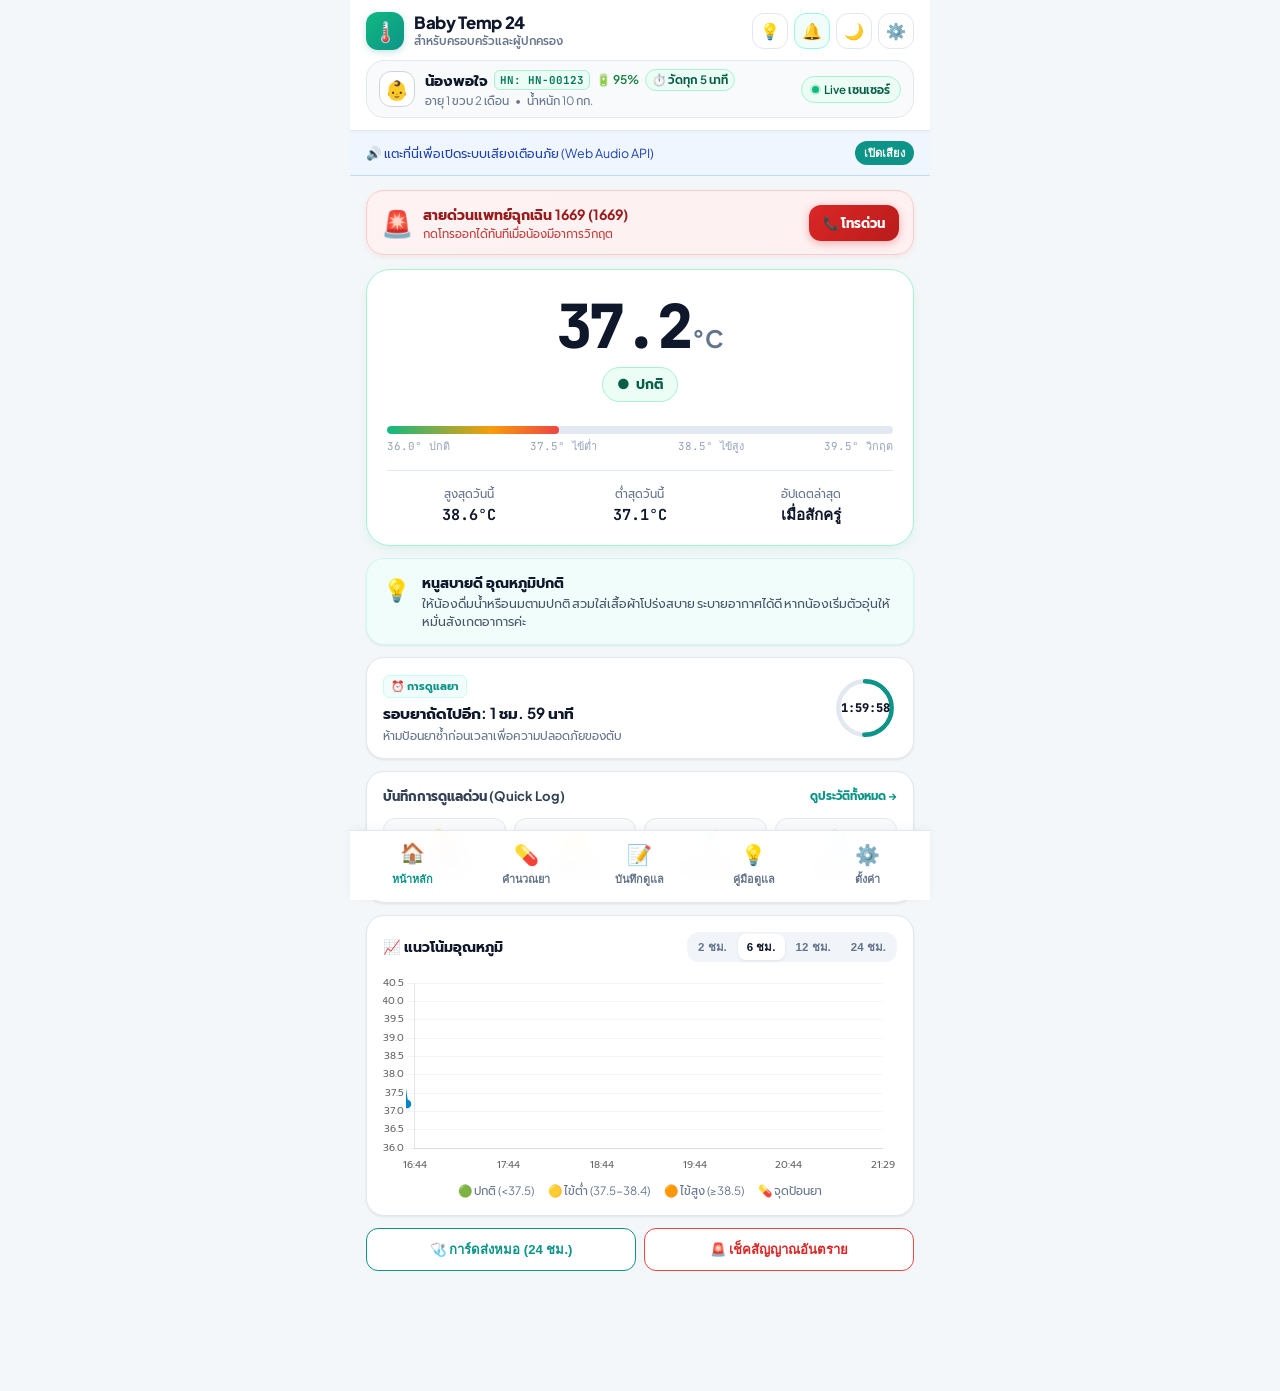
<file: index.html>
<!DOCTYPE html>
<html lang="th">
<head>
  <meta charset="UTF-8">
  <meta name="viewport" content="width=device-width, initial-scale=1.0, maximum-scale=1.0, user-scalable=no">
  <meta name="theme-color" content="#0d9488">
  <meta name="description" content="Baby Temp 24 สำหรับผู้ปกครอง - ระบบติดตามไข้ลูกน้อยแบบเรียลไทม์ คำนวณยาพาราฯ และส่งรายงานให้แพทย์">
  
  <title>Baby Temp 24 — สำหรับผู้ปกครอง (Parent Care)</title>
  
  <link rel="manifest" href="manifest.json">
  <link rel="icon" type="image/svg+xml" href="icon.svg">
  <link rel="apple-touch-icon" href="icon-192.png">

  <!-- Google Fonts: Plus Jakarta Sans, Prompt, JetBrains Mono, Noto Sans Thai -->
  <link rel="preconnect" href="https://fonts.googleapis.com">
  <link rel="preconnect" href="https://fonts.gstatic.com" crossorigin>
  <link href="https://fonts.googleapis.com/css2?family=JetBrains+Mono:wght@400;500;600;700&family=Noto+Sans+Thai:wght@400;500;600;700&family=Plus+Jakarta+Sans:wght@500;600;700;800&family=Prompt:wght@400;500;600;700&display=swap" rel="stylesheet">

  <!-- Local Chart.js -->
  <script src="chart.umd.min.js"></script>

  <link rel="stylesheet" href="styles.css?v=2.0">
</head>
<body>

  <div class="app-container">
    
    <!-- Top Header -->
    <header class="parent-header">
      <div class="header-top">
        <div class="brand-wrapper">
          <div class="brand-icon-circle">🌡️</div>
          <div>
            <div class="brand-title">Baby Temp 24</div>
            <div class="brand-sub">สำหรับครอบครัวและผู้ปกครอง</div>
          </div>
        </div>

        <div class="header-actions">
          <!-- Screen Wake Lock Toggle (Prevent screen from turning off) -->
          <button id="btnWakeLock" class="btn-icon" title="เปิด/ปิดการเปิดหน้าจอตลอดเวลา (ป้องกันจอดับตอนนอนเฝ้าไข้)" onclick="toggleWakeLock()">
            <span id="wakeLockIcon">💡</span>
          </button>
          <!-- Install PWA Button -->
          <button id="btnInstallPwa" class="btn-icon" style="display: none;" title="ติดตั้งแอปลงในมือถือ">
            <span>📲</span>
          </button>
          <!-- Sound Alert Toggle -->
          <button id="btnSoundToggle" class="btn-icon active" title="เปิด/ปิดเสียงเตือนไข้" onclick="toggleSound()">
            <span id="soundIcon">🔔</span>
          </button>
          <!-- Night-time Alarm Toggle -->
          <button id="btnNightAlarm" class="btn-icon" title="เปิด/ปิดโหมดเตือนปลุกกลางคืน (ส่งเสียงดังต่อเนื่องเมื่อมีไข้สูง)" onclick="toggleNightAlarm()">
            <span id="nightAlarmIcon">🌙</span>
          </button>
          <!-- Quick Settings -->
          <button class="btn-icon" title="ตั้งค่าระบบ" onclick="switchTab('settings')">
            <span>⚙️</span>
          </button>
        </div>
      </div>

      <!-- Baby Profile & Connection Strip -->
      <div class="baby-bar">
        <div class="baby-info">
          <div class="baby-avatar-btn" id="headerAvatar" onclick="switchTab('settings')" title="เปลี่ยนโปรไฟล์น้อง">
            👶
          </div>
          <div class="baby-details">
            <div class="baby-name-row">
              <span class="baby-name" id="headerBabyName">น้องพอใจ</span>
              <span id="headerBabyHn" class="baby-hn-badge">HN: 00123</span>
              <span id="headerBattery" style="font-size: 0.75rem; color: #15803d; font-weight: 600;">🔋 95%</span>
              <span id="headerSleepBadge" style="cursor: pointer; font-size: 0.72rem; background: #ecfdf5; color: #065f46; border: 1px solid #a7f3d0; padding: 1px 6px; border-radius: 9999px; font-weight: 600;" onclick="switchTab('settings')" title="คลิกเพื่อปรับรอบเวลาวัดไข้">⏱️ วัดทุก 5 นาที</span>
            </div>
            <div class="baby-meta">
              <span id="headerBabyAge">อายุ 1 ขวบ 2 เดือน</span>
              <span>•</span>
              <span id="headerBabyWeight">น้ำหนัก 10.0 กก.</span>
            </div>
          </div>
        </div>

        <div class="connection-pill online" id="connectionStatusPill" onclick="toggleDemoModeModal()" title="คลิกเพื่อสลับโหมด Firebase / ทดสอบ">
          <span class="connection-dot"></span>
          <span id="connectionStatusText">Live เซนเซอร์</span>
        </div>
      </div>
    </header>

    <!-- Demo Banner (when in Simulation mode) -->
    <div id="demoBanner" class="demo-banner" style="display: none;">
      <span>🧪 กำลังเปิดโหมดทดสอบจำลอง (Simulation)</span>
      <button class="btn btn-outline" style="padding: 2px 8px; font-size: 0.7rem; background: #ffffff;" onclick="setMode('firebase')">
        สลับเป็น Live Firebase
      </button>
    </div>

    <!-- Audio Unlock Banner (tap to activate Web Audio alert) -->
    <div id="audioUnlockBanner" class="demo-banner" style="display: none; background: #eff6ff; border-color: #bfdbfe; color: #1e40af; cursor: pointer;" onclick="unlockAudio()">
      <span>🔊 แตะที่นี่เพื่อเปิดระบบเสียงเตือนภัย (Web Audio API)</span>
      <button class="btn btn-primary" style="padding: 2px 8px; font-size: 0.7rem; pointer-events: none;">เปิดเสียง</button>
    </div>

    <!-- Main Views (Tabs) -->
    <main class="main-content">

      <!-- ========================================== -->
      <!-- TAB 1: HOME / MONITOR (หน้าหลักติดตามไข้) -->
      <!-- ========================================== -->
      <section id="tab-home" class="tab-content active">

        <!-- Offline Warning Banner (shown if no data > 10 min) -->
        <div id="offlineBanner" class="offline-alert-banner" style="display: none;">
          <span style="font-size: 1.3rem;">⚠️</span>
          <div style="flex: 1;">
            <div><strong>อุปกรณ์ขาดการเชื่อมต่อ</strong></div>
            <div style="font-size: 0.75rem; opacity: 0.9;">ไม่ได้รับข้อมูลเกิน 10 นาที โปรดตรวจเช็คแบตเตอรี่และสัญญาณ WiFi ของอุปกรณ์</div>
          </div>
        </div>

        <!-- Emergency Speed-Dial Card -->
        <div class="emergency-call-card" id="homeEmergencyCard">
          <div class="emergency-call-info">
            <span class="emergency-call-icon">🚨</span>
            <div>
              <div class="emergency-call-title" id="homeEmergencyTitle">สายด่วนแพทย์ฉุกเฉิน 1669</div>
              <div class="emergency-call-desc">กดโทรออกได้ทันทีเมื่อน้องมีอาการวิกฤต</div>
            </div>
          </div>
          <a id="btnEmergencyCall" href="tel:1669" class="btn btn-emergency">
            <span>📞 โทรด่วน</span>
          </a>
        </div>
        
        <!-- Big Hero Monitor Card -->
        <div class="hero-card normal" id="heroCard">
          <div class="hero-baby-mood" id="heroMoodEmoji" style="display: none;"></div>
          
          <div class="hero-temp-row">
            <span class="hero-temp-val" id="heroTemp">37.0</span>
            <span class="hero-temp-unit">°C</span>
          </div>

          <div>
            <div class="status-badge normal" id="heroStatusBadge">
              <span>●</span> <span id="heroStatusText">สบายดี อุณหภูมิปกติ</span>
            </div>
          </div>

          <!-- Color Thermometer Gauge Bar -->
          <div class="thermo-bar-wrapper">
            <div class="thermo-bar-track">
              <div class="thermo-bar-fill" id="thermoFill" style="width: 35%;"></div>
            </div>
            <div class="thermo-markers">
              <span>36.0° ปกติ</span>
              <span>37.5° ไข้ต่ำ</span>
              <span>38.5° ไข้สูง</span>
              <span>39.5° วิกฤต</span>
            </div>
          </div>

          <!-- Quick Stats Strip -->
          <div class="hero-stats-strip">
            <div class="stat-item">
              <span>สูงสุดวันนี้</span>
              <span class="stat-val" id="statMaxTemp">37.4°C</span>
            </div>
            <div class="stat-item">
              <span>ต่ำสุดวันนี้</span>
              <span class="stat-val" id="statMinTemp">36.8°C</span>
            </div>
            <div class="stat-item">
              <span>อัปเดตล่าสุด</span>
              <span class="stat-val" id="statLastUpdate">เมื่อสักครู่</span>
            </div>
          </div>
        </div>

        <!-- Smart Care Advice Box (Dynamic tips based on fever) -->
        <div class="advice-box normal" id="adviceBox">
          <div class="advice-icon" id="adviceIcon">💡</div>
          <div class="advice-content">
            <div class="advice-title" id="adviceTitle">หนูสบายดี อุณหภูมิอยู่ในเกณฑ์ปกติ</div>
            <div class="advice-desc" id="adviceDesc">
              ให้น้องดื่มน้ำหรือนมตามปกติ สวมใส่เสื้อผ้าโปร่งสบาย ระบายอากาศได้ดี หากน้องเริ่มตัวอุ่นให้หมั่นสังเกตอาการค่ะ
            </div>
          </div>
        </div>

        <!-- Next Med Timer Reminder Card -->
        <div class="med-timer-card" id="medTimerCard">
          <div class="med-timer-left">
            <span class="med-timer-tag">⏰ การดูแลยา</span>
            <div class="med-timer-title" id="medTimerTitle">พร้อมป้อนยาหากมีไข้สูง</div>
            <div class="med-timer-sub" id="medTimerSub">ยังไม่มีการบันทึกยาในรอบ 4 ชั่วโมงนี้</div>
          </div>
          <div class="med-countdown-circle">
            <svg viewBox="0 0 72 72">
              <circle class="med-circle-bg" cx="36" cy="36" r="30"></circle>
              <circle class="med-circle-fill" id="medTimerCircle" cx="36" cy="36" r="30"></circle>
            </svg>
            <div class="med-countdown-text" id="medTimerText">พร้อม</div>
          </div>
        </div>

        <!-- Quick Actions Grid -->
        <div class="quick-actions-card">
          <div class="section-label">
            <span>บันทึกการดูแลด่วน (Quick Log)</span>
            <span style="font-size: 0.72rem; color: var(--primary); cursor: pointer;" onclick="switchTab('logs')">ดูประวัติทั้งหมด →</span>
          </div>
          <div class="action-grid">
            <button class="btn-quick-action" onclick="quickLogAction('med')">
              <span class="action-icon">💊</span>
              <span class="action-text">ป้อนยาแล้ว</span>
            </button>
            <button class="btn-quick-action" onclick="quickLogAction('sponge')">
              <span class="action-icon">🧽</span>
              <span class="action-text">เช็ดตัวแล้ว</span>
            </button>
            <button class="btn-quick-action" onclick="quickLogAction('milk')">
              <span class="action-icon">🍼</span>
              <span class="action-text">นม / ดื่มน้ำ</span>
            </button>
            <button class="btn-quick-action" onclick="quickLogAction('symptom')">
              <span class="action-icon">🩺</span>
              <span class="action-text">จดอาการ</span>
            </button>
          </div>
        </div>

        <!-- Fever Trend Chart Card -->
        <div class="chart-card">
          <div class="chart-header">
            <div class="chart-title">
              <span>📈 แนวโน้มอุณหภูมิ</span>
            </div>
            <div class="chart-range-pills">
              <button class="btn-range-pill" onclick="changeChartRange(2, this)">2 ชม.</button>
              <button class="btn-range-pill active" onclick="changeChartRange(6, this)">6 ชม.</button>
              <button class="btn-range-pill" onclick="changeChartRange(12, this)">12 ชม.</button>
              <button class="btn-range-pill" onclick="changeChartRange(24, this)">24 ชม.</button>
            </div>
          </div>
          <div class="chart-wrapper">
            <canvas id="feverTrendChart"></canvas>
          </div>
          <div style="display: flex; gap: 14px; font-size: 0.72rem; color: var(--text-muted); margin-top: 8px; justify-content: center;">
            <span>🟢 ปกติ (&lt;37.5)</span>
            <span>🟡 ไข้ต่ำ (37.5-38.4)</span>
            <span>🟠 ไข้สูง (≥38.5)</span>
            <span>💊 จุดป้อนยา</span>
          </div>
        </div>

        <!-- Quick Doctor Report & Guide Banner -->
        <div style="display: grid; grid-template-columns: 1fr 1fr; gap: 8px; margin-top: 12px; margin-bottom: 14px;">
          <button type="button" class="btn btn-outline" style="border-color: var(--primary); color: var(--primary); font-weight: 700; padding: 10px;" onclick="openDoctorReportModal()">
            <span>🩺 การ์ดส่งหมอ (24 ชม.)</span>
          </button>
          <button type="button" class="btn btn-outline" style="border-color: #ef4444; color: #dc2626; font-weight: 700; padding: 10px;" onclick="switchTab('guide')">
            <span>🚨 เช็คสัญญาณอันตราย</span>
          </button>
        </div>

      </section>

      <!-- ========================================== -->
      <!-- TAB 2: MEDICATION (คำนวณยา & นับเวลา) -->
      <!-- ========================================== -->
      <section id="tab-meds" class="tab-content">
        
        <!-- Paracetamol Dose Calculator -->
        <div class="calc-card">
          <div style="display: flex; align-items: center; gap: 10px; margin-bottom: 14px;">
            <span style="font-size: 28px;">💊</span>
            <div>
              <h2 style="font-size: 1.15rem; font-weight: 700;">คำนวณขนาดยาพาราเซตามอล</h2>
              <p style="font-size: 0.78rem; color: var(--text-muted);">ตามน้ำหนักตัวเด็ก (มาตรฐานกุมารแพทย์ 10-15 มก./กก./ครั้ง)</p>
            </div>
          </div>

          <!-- Weight Input -->
          <div class="form-row">
            <label class="form-label" for="calcWeightInput">น้ำหนักตัวของน้อง (กิโลกรัม):</label>
            <div style="display: flex; gap: 8px; align-items: center;">
              <input type="number" id="calcWeightInput" class="form-input" style="font-size: 1.25rem; font-weight: 700; text-align: center;" value="10.0" min="2" max="60" step="0.5" oninput="calculateParacetamol()">
              <div style="display: flex; gap: 4px;">
                <button type="button" class="btn btn-outline" style="padding: 8px 12px;" onclick="adjustWeight(-0.5)">-0.5</button>
                <button type="button" class="btn btn-outline" style="padding: 8px 12px;" onclick="adjustWeight(0.5)">+0.5</button>
              </div>
            </div>
          </div>

          <!-- Medicine Formulation Selector -->
          <div class="form-row">
            <label class="form-label" for="calcFormulation">เลือกชนิด / ความเข้มข้นของยาพาราฯ:</label>
            <select id="calcFormulation" class="form-select" onchange="calculateParacetamol()">
              <option value="120" selected>ยาน้ำเชื่อมเด็กทั่วไป (120 มก. / 5 มล.) - ยอดนิยม</option>
              <option value="250">ยาน้ำเชื่อมเด็กโตสูตรเข้มข้น (250 มก. / 5 มล.)</option>
              <option value="drop80">ยาหยดสำหรับทารก Drops (80 มก. / 0.8 มล.)</option>
            </select>
          </div>

          <!-- Calculation Result -->
          <div class="calc-result-box">
            <div style="font-size: 0.85rem; font-weight: 600; color: #166534; margin-bottom: 4px;">ปริมาณยาที่ควรป้อนต่อนัด:</div>
            <div class="calc-result-number" id="calcResultMl">4.5 - 6.0</div>
            <div class="calc-result-unit">มิลลิลิตร (ซีซี)</div>
            <div class="calc-spoon-hint" id="calcResultSpoon">ประมาณ 1 ช้อนชา (5 มล.)</div>
          </div>

          <!-- Action Button: Log dose & start 4h timer -->
          <button class="btn btn-primary btn-block" style="padding: 12px;" onclick="confirmDoseFromCalculator()">
            <span>⏰ บันทึกว่าป้อนยานี้แล้ว & เริ่มนับเวลา 4 ชม.</span>
          </button>

          <!-- Caution & Safety Note -->
          <div style="background: #fffbeb; border: 1px solid #fde68a; border-radius: var(--radius-sm); padding: 12px; margin-top: 14px; font-size: 0.8rem; color: #92400e; line-height: 1.4;">
            <strong>⚠️ ข้อควรระวังสำคัญสำหรับผู้ปกครอง:</strong>
            <ul style="margin-left: 18px; margin-top: 4px;">
              <li>ป้อนซ้ำได้ทุก <strong>4 ถึง 6 ชั่วโมง</strong> เมื่อมีไข้</li>
              <li><strong>ห้ามป้อนถี่กว่า 4 ชั่วโมง</strong> และไม่ควรเกิน 5 ครั้งใน 24 ชั่วโมง</li>
              <li>หากป้อนยาแล้วไข้ไม่ลดลง ให้เน้นการ <strong>เช็ดตัวลดไข้</strong> เป็นหลัก ห้ามป้อนยาเพิ่มเกินขนาด</li>
            </ul>
          </div>
        </div>

        <!-- 24-hr Dose History & Timer Detail -->
        <div class="calc-card">
          <div class="section-label">ประวัติการป้อนยาในรอบ 24 ชั่วโมง</div>
          <div id="meds24hList" style="display: flex; flex-direction: column; gap: 8px; font-size: 0.85rem;">
            <!-- Rendered dynamically -->
          </div>
        </div>

      </section>

      <!-- ========================================== -->
      <!-- TAB 3: CARE LOGS (สมุดบันทึก & รายงานหมอ) -->
      <!-- ========================================== -->
      <section id="tab-logs" class="tab-content">
        
        <div style="display: flex; justify-content: space-between; align-items: center; margin-bottom: 12px; flex-wrap: wrap; gap: 8px;">
          <h2 style="font-size: 1.1rem; font-weight: 700;">📝 สมุดบันทึกการดูแลลูก</h2>
          <div style="display: flex; gap: 6px; flex-wrap: wrap;">
            <button class="btn btn-outline" style="padding: 6px 10px; font-size: 0.78rem;" onclick="exportParentExcel()">
              <span>📊 ส่งออก Excel</span>
            </button>
            <button class="btn btn-outline" style="padding: 6px 10px; font-size: 0.78rem;" onclick="exportParentCsv()">
              <span>📥 CSV</span>
            </button>
            <button class="btn btn-primary" style="padding: 6px 12px; font-size: 0.78rem;" onclick="openDoctorReportModal()">
              <span>🩺 รายงานส่งหมอ</span>
            </button>
          </div>
        </div>

        <!-- Filter Pills -->
        <div style="display: flex; gap: 6px; overflow-x: auto; padding-bottom: 6px; margin-bottom: 10px;">
          <button class="btn-range-pill active" onclick="filterLogs('all', this)">ทั้งหมด</button>
          <button class="btn-range-pill" onclick="filterLogs('med', this)">💊 ยา</button>
          <button class="btn-range-pill" onclick="filterLogs('sponge', this)">🧽 เช็ดตัว</button>
          <button class="btn-range-pill" onclick="filterLogs('milk', this)">🍼 นม/น้ำ</button>
          <button class="btn-range-pill" onclick="filterLogs('symptom', this)">🩺 อาการ</button>
        </div>

        <!-- Timeline Card -->
        <div class="timeline-card">
          <div class="timeline-list" id="careLogsTimeline">
            <!-- Rendered dynamically -->
          </div>
        </div>

      </section>

      <!-- ========================================== -->
      <!-- TAB 4: GUIDE (คู่มือ & 7 สัญญาณอันตราย) -->
      <!-- ========================================== -->
      <section id="tab-guide" class="tab-content">
        
        <!-- Emergency Quick Call Banner in Guide -->
        <div style="margin-bottom: 14px;">
          <a id="guideEmergencyCallBtn" href="tel:1669" class="btn btn-emergency btn-block" style="text-decoration: none; padding: 12px; font-size: 0.95rem;">
            <span>🚨 โทรขอความช่วยเหลือด่วน: <span id="guideEmergencyPhoneText">1669</span></span>
          </a>
        </div>

        <!-- Interactive Red Flag Self-Assessment -->
        <div class="checklist-card" style="border: 1.5px solid #fecaca; background: #fffbfb;">
          <div style="display: flex; align-items: center; justify-content: space-between; margin-bottom: 8px;">
            <h3 style="font-size: 0.95rem; font-weight: 800; color: #991b1b;">
              📋 เช็กลิสต์ประเมินอาการด่วน (คลิกเลือกถ้ามี)
            </h3>
            <button type="button" class="btn btn-outline" style="padding: 2px 8px; font-size: 0.7rem;" onclick="resetRedFlagChecklist()">ล้างค่า</button>
          </div>
          <p style="font-size: 0.78rem; color: #7f1d1d; margin-bottom: 10px;">
            หากติ๊กเลือกข้อใดข้อหนึ่ง แสดงว่าน้องอาจเข้าสู่ภาวะวิกฤต ควรรีบติดต่อแพทย์ทันที
          </p>

          <label class="checklist-item">
            <input type="checkbox" class="redflag-chk" onchange="checkRedFlagStatus()">
            <span>1. ทารกแรกเกิดอายุ <strong>ต่ำกว่า 3 เดือน</strong> และมีไข้สูงเกิน 38°C</span>
          </label>
          <label class="checklist-item">
            <input type="checkbox" class="redflag-chk" onchange="checkRedFlagStatus()">
            <span>2. ซึมมาก ไม่สบตา ปลุกไม่ค่อยตื่น หรือร้องกวนงอแงไม่หยุด</span>
          </label>
          <label class="checklist-item">
            <input type="checkbox" class="redflag-chk" onchange="checkRedFlagStatus()">
            <span>3. หายใจเร็ว หอบเหนื่อย ปีกจมูกบาน หน้าอกหรือชายโครงบุ๋ม</span>
          </label>
          <label class="checklist-item">
            <input type="checkbox" class="redflag-chk" onchange="checkRedFlagStatus()">
            <span>4. มีอาการ <strong>ชักเกร็ง</strong> กระตุก หรือตาค้างตาลอย</span>
          </label>
          <label class="checklist-item">
            <input type="checkbox" class="redflag-chk" onchange="checkRedFlagStatus()">
            <span>5. อาเจียนตลอด ดื่มน้ำไม่ได้เลย ปากแห้ง หรือไม่ปัสสาวะนานเกิน 6 ชม.</span>
          </label>
          <label class="checklist-item">
            <input type="checkbox" class="redflag-chk" onchange="checkRedFlagStatus()">
            <span>6. มีจุดเลือดออก ผื่นแดง หรือผิวหนังลายเขียวคล้ำ</span>
          </label>
          <label class="checklist-item">
            <input type="checkbox" class="redflag-chk" onchange="checkRedFlagStatus()">
            <span>7. ไข้สูงลอยเกิน 39.5°C ต่อเนื่อง หรือมีไข้นานเกิน 3 วัน</span>
          </label>

          <div id="redFlagResultBox" style="display: none; margin-top: 12px; padding: 12px; background: #fee2e2; border: 1.5px solid #dc2626; border-radius: 8px; color: #991b1b;">
            <div style="font-weight: 800; font-size: 0.95rem; margin-bottom: 4px;">⚠️ ตรวจพบสัญญาณอันตราย!</div>
            <div style="font-size: 0.82rem; margin-bottom: 8px;">น้องมีอาการเสี่ยงที่ต้องได้รับการตรวจจากแพทย์โดยเร็วที่สุด กรุณาอย่ารอช้า</div>
            <a id="checklistEmergencyCallBtn" href="tel:1669" class="btn btn-emergency btn-block" style="text-decoration: none;">
              <span>📞 กดโทรฉุกเฉินทันที</span>
            </a>
          </div>
        </div>

        <!-- Emergency Red Flags -->
        <div class="guide-card" style="border: 2px solid #fecaca; background: #fff5f5;">
          <div style="display: flex; align-items: center; gap: 8px; margin-bottom: 12px; color: #991b1b;">
            <span style="font-size: 26px;">🚨</span>
            <h2 style="font-size: 1.05rem; font-weight: 800;">7 สัญญาณอันตราย รีบพาลูกพบแพทย์ทันที</h2>
          </div>
          <div class="red-flag-item">1. ทารกแรกเกิดอายุ <strong>น้อยกว่า 3 เดือน</strong> มีไข้สูงเกิน 38°C</div>
          <div class="red-flag-item">2. ซึมมาก ไม่สบตา ปลุกไม่ค่อยตื่น หรือร้องกวนงอแงไม่หยุด</div>
          <div class="red-flag-item">3. หายใจเร็ว หอบเหนื่อย ปีกจมูกบาน หน้าอกหรือชายโครงบุ๋ม</div>
          <div class="red-flag-item">4. มีอาการ <strong>ชักเกร็ง</strong> กระตุก หรือตาค้างตาลอย</div>
          <div class="red-flag-item">5. อาเจียนตลอด ดื่มน้ำไม่ได้เลย ปากแห้ง หรือไม่มีปัสสาวะนานเกิน 6 ชม.</div>
          <div class="red-flag-item">6. มีจุดเลือดออก ผื่นแดง หรือผิวหนังลายเขียวคล้ำ</div>
          <div class="red-flag-item">7. ไข้สูงลอยเกิน 39.5°C ต่อเนื่อง หรือมีไข้นานเกิน 3 วัน</div>
        </div>

        <!-- Proper Tepid Sponging Guide -->
        <div class="guide-card">
          <div style="display: flex; align-items: center; gap: 8px; margin-bottom: 12px; color: var(--primary-dark);">
            <span style="font-size: 26px;">🧽</span>
            <h2 style="font-size: 1.05rem; font-weight: 700;">ขั้นตอนการเช็ดตัวลดไข้ที่ถูกต้อง</h2>
          </div>

          <div class="guide-step">
            <div class="step-num">1</div>
            <div style="font-size: 0.85rem;">
              <strong>เตรียมน้ำอุ่นหรือน้ำอุณหภูมิห้อง:</strong><br>
              ห้ามใช้น้ำแข็งหรือน้ำเย็นจัดเด็ดขาด เพราะจะทำให้หลอดเลือดหดตัว ความร้อนระบายไม่ออก และลูกจะหนาวสั่น
            </div>
          </div>

          <div class="guide-step">
            <div class="step-num">2</div>
            <div style="font-size: 0.85rem;">
              <strong>ใช้ผ้าขนหนูนุ่ม 2-3 ผืน:</strong><br>
              ชุบน้ำบิดหมาดพอดี เช็ดย้อนรูขุมขนจากปลายมือปลายเท้าเข้าสู่หัวใจเพื่อเปิดรูขุมขนระบายความร้อน
            </div>
          </div>

          <div class="guide-step">
            <div class="step-num">3</div>
            <div style="font-size: 0.85rem;">
              <strong>พักผ้าบริเวณซอกพับเลือดใหญ่:</strong><br>
              วางพักไว้ที่ซอกคอ รักแร้ทั้งสองข้าง และขาหนีบ เปลี่ยนผ้าบ่อยๆ ทุก 2-3 นาที
            </div>
          </div>

          <div class="guide-step">
            <div class="step-num">4</div>
            <div style="font-size: 0.85rem;">
              <strong>เช็ดต่อเนื่อง 10 - 15 นาที:</strong><br>
              หากลูกมีอาการสั่นให้หยุดเช็ดทันที ซับตัวให้แห้งและห่มผ้าบางๆ
            </div>
          </div>

          <div class="guide-step">
            <div class="step-num">5</div>
            <div style="font-size: 0.85rem;">
              <strong>วัดไข้ซ้ำหลังเช็ดตัว 30 นาที:</strong><br>
              สังเกตอุณหภูมิบนหน้าจอ BabyTemp ว่าเริ่มลดลงสู่ระดับปกติหรือไม่
            </div>
          </div>
        </div>

        <!-- Febrile Seizure Guide -->
        <div class="guide-card">
          <div style="display: flex; align-items: center; gap: 8px; margin-bottom: 12px; color: #b45309;">
            <span style="font-size: 26px;">⚡</span>
            <h2 style="font-size: 1.05rem; font-weight: 700;">วิธีปฐมพยาบาลเมื่อลูกชักจากไข้สูง</h2>
          </div>
          <ul style="font-size: 0.85rem; margin-left: 20px; line-height: 1.6; color: var(--text-main);">
            <li><strong>จับลูกนอนตะแคง:</strong> เพื่อป้องกันการสำลักน้ำลายหรือเศษอาหาร</li>
            <li><strong>ห้ามนำสิ่งของใดๆ ยัดเข้าปากเด็ดขาด:</strong> ไม่ใช้นิ้ว ช้อน หรือผ้า เพราะเสี่ยงหลอดลมฉีกขาดและอุดกั้นทางเดินหายใจ</li>
            <li><strong>คลายเสื้อผ้าให้หลวม:</strong> เพื่อให้ลูกหายใจได้สะดวก</li>
            <li><strong>จับเวลาการชัก:</strong> โดยทั่วไปมักหยุดเองภายใน 1-3 นาที</li>
            <li><strong>รีบนำส่งโรงพยาบาลทันที:</strong> เพื่อให้แพทย์ตรวจหาสาเหตุ</li>
          </ul>
        </div>

      </section>

      <!-- ========================================== -->
      <!-- TAB 5: SETTINGS (ตั้งค่า & อุปกรณ์) -->
      <!-- ========================================== -->
      <section id="tab-settings" class="tab-content">
        
        <!-- Baby Profile -->
        <div class="settings-group">
          <h2 style="font-size: 1rem; font-weight: 700; margin-bottom: 12px;">👶 ข้อมูลลูกน้อย</h2>
          
          <div class="form-row">
            <label class="form-label" for="settingBabyHn">รหัสประจำตัว HN (Hospital Number):</label>
            <div style="display: flex; gap: 8px;">
              <input type="text" id="settingBabyHn" class="form-input" value="HN-00123" placeholder="เช่น HN-00123" style="font-family: monospace; font-weight: 700;">
              <button type="button" class="btn btn-outline" style="white-space: nowrap; padding: 0 12px; font-size: 0.8rem;" onclick="randomizeParentHn()">
                สุ่ม HN
              </button>
            </div>
          </div>

          <div class="form-row">
            <label class="form-label" for="settingBabyName">ชื่อของน้อง:</label>
            <input type="text" id="settingBabyName" class="form-input" value="น้องพอใจ">
          </div>

          <div style="display: grid; grid-template-columns: 1fr 1fr; gap: 10px;">
            <div class="form-row">
              <label class="form-label" for="settingBabyWeight">น้ำหนัก (กก.):</label>
              <input type="number" id="settingBabyWeight" class="form-input" value="10.0" step="0.1">
            </div>
            <div class="form-row">
              <label class="form-label" for="settingBabyAge">อายุ:</label>
              <input type="text" id="settingBabyAge" class="form-input" value="1 ขวบ 2 เดือน">
            </div>
          </div>

          <div class="form-row">
            <label class="form-label" for="settingBabyAvatar">ไอคอน / อวตาร:</label>
            <select id="settingBabyAvatar" class="form-select">
              <option value="👶">👶 เด็กทารก</option>
              <option value="👧">👧 เด็กผู้หญิง</option>
              <option value="👦">👦 เด็กผู้ชาย</option>
              <option value="🧸">🧸 ตุ๊กตาหมี</option>
              <option value="🍼">🍼 ขวดนม</option>
            </select>
          </div>
        </div>

        <!-- Hardware Sleep & Active Timing Settings -->
        <div class="settings-group">
          <h2 style="font-size: 1rem; font-weight: 700; margin-bottom: 6px;">⏱️ รอบการทำงาน & ประหยัดพลังงาน (Deep Sleep อุปกรณ์)</h2>
          <p style="font-size: 0.78rem; color: var(--text-muted); margin-bottom: 12px;">
            กำหนดเวลาระดับอุปกรณ์ ให้ตื่นมาวัดตามเวลาที่ตั้งแล้วหลับลึกเพื่อประหยัดแบตเตอรี่ (ซิงก์ตรงกับ Firebase ทันที)
          </p>
          <div class="form-row">
            <div style="display: flex; justify-content: space-between; font-size: 0.82rem; font-weight: 600; margin-bottom: 4px;">
              <span>เวลาเริ่มทำงาน (Active Working Time):</span>
              <span style="color: var(--primary);"><strong id="valActiveSeconds">15</strong> วินาที</span>
            </div>
            <input type="range" id="settingActiveSeconds" class="form-range" min="10" max="60" step="5" value="15" oninput="document.getElementById('valActiveSeconds').textContent = this.value">
          </div>
          <div class="form-row">
            <div style="display: flex; justify-content: space-between; font-size: 0.82rem; font-weight: 600; margin-bottom: 4px;">
              <span>เวลาหลับลึกประหยัดแบต (Deep Sleep):</span>
              <span style="color: #10b981;"><strong id="valSleepMinutes">5</strong> นาที</span>
            </div>
            <input type="range" id="settingSleepMinutes" class="form-range" min="1" max="60" step="1" value="5" oninput="document.getElementById('valSleepMinutes').textContent = this.value">
          </div>
          <div style="display: flex; gap: 6px; margin-top: 6px; margin-bottom: 12px; flex-wrap: wrap;">
            <button type="button" class="btn btn-outline" style="padding: 4px 10px; font-size: 0.75rem; border-radius: 8px; border-color: #cbd5e1;" onclick="setDeepSleepPreset(1)">⚡ 1 นาที (เฝ้าระวัง)</button>
            <button type="button" class="btn btn-outline" style="padding: 4px 10px; font-size: 0.75rem; border-radius: 8px; border-color: #cbd5e1;" onclick="setDeepSleepPreset(3)">⏱️ 3 นาที</button>
            <button type="button" class="btn btn-outline" style="padding: 4px 10px; font-size: 0.75rem; border-radius: 8px; border-color: #cbd5e1;" onclick="setDeepSleepPreset(5)">⏱️ 5 นาที (มาตรฐาน)</button>
            <button type="button" class="btn btn-outline" style="padding: 4px 10px; font-size: 0.75rem; border-radius: 8px; border-color: #cbd5e1;" onclick="setDeepSleepPreset(10)">🔋 10 นาที (ประหยัดแบต)</button>
          </div>
          <button type="button" class="btn btn-outline btn-block" style="border-color: #a7f3d0; background: #ecfdf5; color: #065f46; font-weight: 600;" onclick="syncTimingToFirebase()">
            <span>⚡ ซิงก์เวลาประหยัดพลังงานเข้าอุปกรณ์ทันที</span>
          </button>
        </div>

        <!-- Sensor & Firebase Connection -->
        <div class="settings-group">
          <h2 style="font-size: 1rem; font-weight: 700; margin-bottom: 12px;">📡 การเชื่อมต่อเซนเซอร์ & Firebase</h2>
          
          <div class="form-row">
            <label class="form-label" for="settingMode">โหมดการรับข้อมูล:</label>
            <select id="settingMode" class="form-select" onchange="onModeChange(this.value)">
              <option value="firebase">🟢 เชื่อมต่อสด Firebase (Live Telemetry)</option>
              <option value="demo">🧪 โหมดทดสอบจำลอง (Simulation Demo)</option>
            </select>
          </div>

          <div class="form-row">
            <label class="form-label" for="settingDeviceId">รหัสอุปกรณ์ (Device ID):</label>
            <input type="text" id="settingDeviceId" class="form-input" value="baby1" placeholder="เช่น baby1, baby2">
            <small style="color: var(--text-muted); font-size: 0.72rem;">ตรงกับ `DEVICE_ID` ของอุปกรณ์เพื่อรับค่าเด็กคนนี้</small>
          </div>

          <div class="form-row">
            <label class="form-label" for="settingFirebaseUrl">Firebase RTDB URL:</label>
            <input type="text" id="settingFirebaseUrl" class="form-input" value="https://babyteam-parent-default-rtdb.asia-southeast1.firebasedatabase.app">
          </div>
        </div>

        <!-- Emergency Contact Settings -->
        <div class="settings-group">
          <h2 style="font-size: 1rem; font-weight: 700; margin-bottom: 8px; color: #dc2626;">
            🚨 เบอร์โทรฉุกเฉิน (Emergency Speed-Dial)
          </h2>
          <p style="font-size: 0.78rem; color: var(--text-muted); margin-bottom: 12px;">
            ระบุเบอร์ติดต่อฉุกเฉินเพื่อให้กดโทรออกได้ทันทีจากหน้าจอ เมื่อน้องมีอาการวิกฤต
          </p>
          
          <div class="form-row">
            <label class="form-label" for="settingEmergencyName">ชื่อผู้ติดต่อ / หน่วยงาน:</label>
            <input type="text" id="settingEmergencyName" class="form-input" value="สายด่วนแพทย์ฉุกเฉิน 1669" placeholder="เช่น สายด่วน 1669, พยาบาลวอร์ด, คุณพ่อ">
          </div>

          <div class="form-row">
            <label class="form-label" for="settingEmergencyPhone">เบอร์โทรศัพท์ (กดโทรออกได้ทันที):</label>
            <input type="tel" id="settingEmergencyPhone" class="form-input" value="1669" placeholder="เช่น 1669 หรือ 0812345678" style="font-family: monospace; font-weight: 700;">
          </div>

          <div style="display: flex; gap: 6px; margin-top: 6px; flex-wrap: wrap;">
            <button type="button" class="btn btn-outline" style="padding: 4px 10px; font-size: 0.75rem;" onclick="setEmergencyPreset('สายด่วนแพทย์ฉุกเฉิน 1669', '1669')">🚑 1669</button>
            <button type="button" class="btn btn-outline" style="padding: 4px 10px; font-size: 0.75rem;" onclick="setEmergencyPreset('พยาบาลวอร์ดเด็ก', '021234567')">🏥 พยาบาลวอร์ด</button>
            <button type="button" class="btn btn-outline" style="padding: 4px 10px; font-size: 0.75rem;" onclick="setEmergencyPreset('คุณพ่อ', '0812345678')">👨 คุณพ่อ</button>
            <button type="button" class="btn btn-outline" style="padding: 4px 10px; font-size: 0.75rem;" onclick="setEmergencyPreset('คุณแม่', '0898765432')">👩 คุณแม่</button>
          </div>
        </div>

        <!-- Night Alarm Settings -->
        <div class="settings-group">
          <h2 style="font-size: 1rem; font-weight: 700; margin-bottom: 8px; color: #6d28d9;">
            🌙 โหมดเฝ้าระวังกลางคืน (Continuous Night Alarm)
          </h2>
          <p style="font-size: 0.78rem; color: var(--text-muted); margin-bottom: 12px;">
            เมื่อเปิดโหมดนี้ หากน้องมีไข้สูงแตะเกณฑ์ ระบบจะส่งเสียงปลุกดังวนซ้ำต่อเนื่องจนกว่าผู้ปกครองจะตื่นมากดปิด เพื่อความปลอดภัยสูงสุดขณะนอนหลับ
          </p>

          <div style="display: flex; align-items: center; justify-content: space-between; padding: 6px 0;">
            <div>
              <strong style="font-size: 0.9rem;">เปิดใช้งานเสียงปลุกวนซ้ำกลางคืน</strong>
              <div style="font-size: 0.75rem; color: var(--text-muted);">ปลุกทันทีเมื่อไข้สูงเกินเกณฑ์</div>
            </div>
            <label style="position: relative; display: inline-block; width: 48px; height: 26px;">
              <input type="checkbox" id="settingNightAlarm" style="opacity: 0; width: 0; height: 0;" onchange="toggleNightAlarm(this.checked)">
              <span id="nightAlarmSwitchTrack" style="position: absolute; cursor: pointer; top: 0; left: 0; right: 0; bottom: 0; background-color: #cbd5e1; transition: .3s; border-radius: 26px;">
                <span id="nightAlarmSwitchThumb" style="position: absolute; height: 20px; width: 20px; left: 3px; bottom: 3px; background-color: white; transition: .3s; border-radius: 50%;"></span>
              </span>
            </label>
          </div>
        </div>

        <!-- Alert Thresholds -->
        <div class="settings-group">
          <h2 style="font-size: 1rem; font-weight: 700; margin-bottom: 12px;">🔔 การแจ้งเตือน & อุณหภูมิ</h2>

          <div class="form-row">
            <label class="form-label" for="settingAlertTemp">แจ้งเตือนเมื่ออุณหภูมิเกิน (°C):</label>
            <input type="number" id="settingAlertTemp" class="form-input" value="38.5" step="0.1">
          </div>

          <div class="form-row">
            <button class="btn btn-outline btn-block" onclick="requestPushNotificationPermission()">
              <span>🔔 เปิดการแจ้งเตือนบนเบราว์เซอร์ / มือถือ</span>
            </button>
          </div>
        </div>

        <!-- Save Button -->
        <button class="btn btn-primary btn-block" style="padding: 12px; margin-bottom: 16px;" onclick="saveParentSettings()">
          <span>💾 บันทึกการตั้งค่า</span>
        </button>
      </section>

    </main>

    <!-- Bottom Navigation Bar -->
    <nav class="bottom-nav">
      <button class="nav-tab-btn active" id="btnNavHome" onclick="switchTab('home')">
        <span class="nav-icon">🏠</span>
        <span class="nav-label">หน้าหลัก</span>
      </button>
      <button class="nav-tab-btn" id="btnNavMeds" onclick="switchTab('meds')">
        <span class="nav-icon">💊</span>
        <span class="nav-label">คำนวณยา</span>
      </button>
      <button class="nav-tab-btn" id="btnNavLogs" onclick="switchTab('logs')">
        <span class="nav-icon">📝</span>
        <span class="nav-label">บันทึกดูแล</span>
      </button>
      <button class="nav-tab-btn" id="btnNavGuide" onclick="switchTab('guide')">
        <span class="nav-icon">💡</span>
        <span class="nav-label">คู่มือดูแล</span>
      </button>
      <button class="nav-tab-btn" id="btnNavSettings" onclick="switchTab('settings')">
        <span class="nav-icon">⚙️</span>
        <span class="nav-label">ตั้งค่า</span>
      </button>
    </nav>

    <!-- Modal: Quick Log Action -->
    <div class="modal-overlay" id="quickLogModal">
      <div class="modal-sheet">
        <div class="modal-header">
          <h3 class="modal-title" id="quickLogModalTitle">บันทึกการดูแล</h3>
          <button class="modal-close-btn" onclick="closeModal('quickLogModal')">&times;</button>
        </div>
        <form id="quickLogForm" onsubmit="submitQuickLog(event)">
          <input type="hidden" id="logType">
          
          <div class="form-row">
            <label class="form-label" for="logTime">เวลาที่ทำกิจกรรม:</label>
            <input type="time" id="logTime" class="form-input" required>
          </div>

          <div class="form-row" id="logMedDetailRow" style="display: none;">
            <label class="form-label" for="logMedDose">ปริมาณยาพาราฯ (มล. / ซีซี):</label>
            <input type="text" id="logMedDose" class="form-input" placeholder="เช่น 5 มล. (1 ช้อนชา)">
          </div>

          <div class="form-row">
            <label class="form-label" for="logNote">รายละเอียดเพิ่มเติม / อาการ:</label>
            <textarea id="logNote" class="form-input" rows="3" placeholder="เช่น เช็ดตัวด้วยน้ำอุ่น น้องดูสดชื่นขึ้น"></textarea>
          </div>

          <div style="display: flex; gap: 8px; margin-top: 16px;">
            <button type="button" class="btn btn-outline" style="flex: 1;" onclick="closeModal('quickLogModal')">ยกเลิก</button>
            <button type="submit" class="btn btn-primary" style="flex: 2;">บันทึกทันที</button>
          </div>
        </form>
      </div>
    </div>

    <!-- Modal: Doctor Summary Report -->
    <div class="modal-overlay" id="doctorReportModal">
      <div class="modal-sheet">
        <div class="modal-header">
          <h3 class="modal-title">🩺 รายงานสรุปอาการส่งต่อคุณหมอ</h3>
          <button class="modal-close-btn" onclick="closeModal('doctorReportModal')">&times;</button>
        </div>
        <div id="doctorReportContent" style="background: #f8fafc; border: 1px solid var(--border-color); border-radius: var(--radius-md); padding: 16px; font-size: 0.88rem; line-height: 1.6; font-family: monospace, inherit;">
          <!-- Generated Doctor Summary -->
        </div>
        <div style="display: flex; gap: 8px; margin-top: 16px; flex-wrap: wrap;">
          <button type="button" class="btn btn-outline" style="flex: 1; min-width: 110px;" onclick="copyDoctorReportText()">
            <span>📋 คัดลอกข้อความ</span>
          </button>
          <button type="button" class="btn btn-outline" style="flex: 1; min-width: 110px;" onclick="exportParentExcel()">
            <span>📊 ส่งออก Excel</span>
          </button>
          <button type="button" class="btn btn-primary" style="flex: 1; min-width: 110px;" onclick="window.print()">
            <span>🖨️ พิมพ์ / PDF</span>
          </button>
        </div>
      </div>
    </div>

    <!-- Modal: Demo / Simulation Controls -->
    <div class="modal-overlay" id="demoControlModal">
      <div class="modal-sheet">
        <div class="modal-header">
          <h3 class="modal-title">🧪 ควบคุมการจำลองอุณหภูมิ (Demo)</h3>
          <button class="modal-close-btn" onclick="closeModal('demoControlModal')">&times;</button>
        </div>
        <div>
          <label class="form-label" for="demoTempSlider">
            เลื่อนปรับอุณหภูมิ: <strong id="demoSliderVal" style="color: var(--primary); font-size: 1.1rem;">37.0°C</strong>
          </label>
          <input type="range" id="demoTempSlider" min="35.5" max="41.0" step="0.1" value="37.0" style="width: 100%; margin: 12px 0;" oninput="onDemoSliderChange(this.value)">

          <div style="display: grid; grid-template-columns: 1fr 1fr; gap: 8px; margin-top: 10px;">
            <button class="btn btn-outline" onclick="setDemoPreset(36.8)">🟢 ปกติ (36.8°C)</button>
            <button class="btn btn-outline" onclick="setDemoPreset(37.9)">🟡 ไข้ต่ำ (37.9°C)</button>
            <button class="btn btn-outline" onclick="setDemoPreset(38.8)">🟠 ไข้สูง (38.8°C)</button>
            <button class="btn btn-outline" onclick="setDemoPreset(39.8)">🔴 วิกฤต (39.8°C)</button>
          </div>

          <div style="margin-top: 18px; border-top: 1px solid var(--border-color); padding-top: 14px;">
            <button class="btn btn-primary btn-block" onclick="setMode('firebase'); closeModal('demoControlModal')">
              📡 สลับกลับไปใช้ Live Firebase
            </button>
          </div>
        </div>
      </div>
    </div>

    <!-- Modal: Night Alarm Wake-Up Alert (Continuous) -->
    <div class="modal-overlay night-alarm-overlay" id="nightAlarmModal" style="display: none;">
      <div class="modal-sheet night-alarm-sheet">
        <div class="night-alarm-pulse">🚨</div>
        <h2 style="font-size: 1.25rem; font-weight: 800; color: #dc2626; margin: 4px 0;">
          ปลุกฉุกเฉิน! น้องมีไข้สูง
        </h2>
        <div style="font-size: 2.5rem; font-weight: 800; color: #dc2626; margin: 6px 0;" id="nightAlarmTemp">
          39.2°C
        </div>
        <p style="font-size: 0.85rem; color: #64748b; margin-bottom: 16px;">
          อุณหภูมิน้องสูงเกินเกณฑ์ความปลอดภัย รีบตื่นมาดูน้องและเช็ดตัวทันที
        </p>

        <div style="display: flex; flex-direction: column; gap: 8px; width: 100%;">
          <button type="button" class="btn btn-primary btn-block" style="background: #dc2626; border-color: #dc2626; padding: 14px; font-size: 0.95rem; font-weight: 700;" onclick="dismissNightAlarm()">
            <span>✋ ปิดเสียงปลุก (รับทราบแล้ว / เตือนใหม่ใน 15 นาที)</span>
          </button>
          <div style="display: flex; gap: 8px;">
            <a id="nightAlarmCallBtn" href="tel:1669" class="btn btn-emergency" style="flex: 1; text-decoration: none; padding: 10px; font-size: 0.88rem; justify-content: center;">
              <span>📞 โทรฉุกเฉิน</span>
            </a>
            <button type="button" class="btn btn-outline" style="flex: 1; padding: 10px; font-size: 0.88rem;" onclick="dismissNightAlarm(); switchTab('guide');">
              <span>🧽 วิธีเช็ดตัว</span>
            </button>
          </div>
        </div>
      </div>
    </div>

    <!-- Toast Notification Popup -->
    <div class="toast-box" id="toastBox">
      <span id="toastIcon">ℹ️</span>
      <span id="toastText">ข้อความแจ้งเตือน</span>
    </div>

  </div>

  <script src="app.js?v=1.1"></script>
</body>
</html>
</file>
<file: styles.css>
/* ==========================================================================
   Baby Temp 24 - Parent Care Edition (สไตล์ระบบโรงพยาบาลสำหรับผู้ปกครอง)
   Modern Medical Design System: Emerald/Teal & Slate Palette
   ========================================================================== */

:root {
  /* Medical Brand Theme (matching Hospital Ward Monitor) */
  --primary: #0d9488;          /* Teal 600 */
  --primary-hover: #0f766e;    /* Teal 700 */
  --primary-light: #f0fdfa;    /* Teal 50 */
  --primary-border: #99f6e4;   /* Teal 200 */
  --emerald: #10b981;          /* Emerald 500 */
  --emerald-dark: #047857;     /* Emerald 700 */
  --emerald-light: #ecfdf5;    /* Emerald 50 */

  /* Temperature Fever States */
  --temp-normal: #10b981;
  --temp-normal-bg: #ecfdf5;
  --temp-normal-border: #a7f3d0;
  --temp-normal-text: #065f46;

  --temp-low: #f59e0b;
  --temp-low-bg: #fffbeb;
  --temp-low-border: #fde68a;
  --temp-low-text: #92400e;

  --temp-high: #f97316;
  --temp-high-bg: #fff7ed;
  --temp-high-border: #fed7aa;
  --temp-high-text: #9a3412;

  --temp-crit: #ef4444;
  --temp-crit-bg: #fef2f2;
  --temp-crit-border: #fecaca;
  --temp-crit-text: #991b1b;

  /* Neutrals & Surfaces */
  --bg-main: #f4f7f9;          /* Medical soft slate */
  --bg-card: #ffffff;
  --border-color: #e2e8f0;      /* Slate 200 */
  --border-subtle: #f1f5f9;    /* Slate 100 */
  --text-main: #0f172a;        /* Slate 900 */
  --text-muted: #64748b;       /* Slate 500 */
  --text-sub: #94a3b8;         /* Slate 400 */

  /* Shadows & Radii */
  --shadow-2xs: 0 1px 2px rgba(0, 0, 0, 0.04);
  --shadow-xs: 0 1px 3px rgba(0, 0, 0, 0.05), 0 1px 2px rgba(0, 0, 0, 0.03);
  --shadow-sm: 0 4px 6px -1px rgba(0, 0, 0, 0.05), 0 2px 4px -2px rgba(0, 0, 0, 0.05);
  --shadow-md: 0 10px 15px -3px rgba(0, 0, 0, 0.06), 0 4px 6px -4px rgba(0, 0, 0, 0.05);
  --shadow-lg: 0 20px 25px -5px rgba(0, 0, 0, 0.08), 0 8px 10px -6px rgba(0, 0, 0, 0.04);

  --radius-sm: 8px;
  --radius-md: 12px;
  --radius-lg: 18px;
  --radius-xl: 24px;
  --radius-full: 9999px;

  /* Typography */
  --font-family: 'Plus Jakarta Sans', 'Prompt', -apple-system, BlinkMacSystemFont, "Segoe UI", Roboto, sans-serif;
  --font-mono: 'JetBrains Mono', monospace;
}

* {
  box-sizing: border-box;
  margin: 0;
  padding: 0;
  -webkit-tap-highlight-color: transparent;
}

body {
  font-family: var(--font-family);
  background-color: var(--bg-main);
  color: var(--text-main);
  line-height: 1.5;
  padding-bottom: 92px; /* Space for bottom navigation */
  min-height: 100vh;
  -webkit-font-smoothing: antialiased;
}

/* App Container - Optimized for mobile & tablet */
.app-container {
  max-width: 580px;
  margin: 0 auto;
  position: relative;
  min-height: 100vh;
  display: flex;
  flex-direction: column;
}

/* ==========================================================================
   Header (สไตล์เดียวกับหน้าจอพยาบาล Hospital Ward)
   ========================================================================== */
.parent-header {
  background: #ffffff;
  border-bottom: 1px solid var(--border-color);
  padding: 12px 16px;
  position: sticky;
  top: 0;
  z-index: 40;
  box-shadow: 0 1px 3px rgba(0, 0, 0, 0.03);
}

.header-top {
  display: flex;
  align-items: center;
  justify-content: space-between;
}

.brand-wrapper {
  display: flex;
  align-items: center;
  gap: 10px;
}

.brand-icon-circle {
  width: 38px;
  height: 38px;
  border-radius: var(--radius-md);
  background: linear-gradient(135deg, #10b981, #0d9488);
  color: #ffffff;
  display: flex;
  align-items: center;
  justify-content: center;
  font-size: 20px;
  box-shadow: 0 2px 6px rgba(13, 148, 136, 0.25);
  flex-shrink: 0;
}

.brand-title {
  font-size: 1.05rem;
  font-weight: 800;
  color: #0f172a;
  letter-spacing: -0.02em;
  line-height: 1.15;
}

.brand-sub {
  font-size: 0.72rem;
  color: var(--text-muted);
  font-weight: 500;
}

.header-actions {
  display: flex;
  align-items: center;
  gap: 6px;
}

.btn-icon {
  width: 36px;
  height: 36px;
  border-radius: var(--radius-md);
  border: 1px solid var(--border-color);
  background: #ffffff;
  display: flex;
  align-items: center;
  justify-content: center;
  font-size: 16px;
  cursor: pointer;
  color: var(--text-main);
  transition: all 0.15s ease;
}

.btn-icon:hover {
  background: #f8fafc;
  border-color: #cbd5e1;
}

.btn-icon.active {
  background: var(--primary-light);
  border-color: var(--primary-border);
  color: var(--primary-hover);
}

/* Baby Profile Bar / Sub-header Strip */
.baby-bar {
  display: flex;
  align-items: center;
  justify-content: space-between;
  background: #f8fafc;
  border-radius: var(--radius-lg);
  padding: 8px 12px;
  margin-top: 10px;
  border: 1px solid var(--border-color);
}

.baby-info {
  display: flex;
  align-items: center;
  gap: 10px;
  min-width: 0;
}

.baby-avatar-btn {
  width: 36px;
  height: 36px;
  border-radius: var(--radius-md);
  background: #ffffff;
  border: 1px solid #cbd5e1;
  display: flex;
  align-items: center;
  justify-content: center;
  font-size: 19px;
  cursor: pointer;
  flex-shrink: 0;
  transition: transform 0.15s ease;
}

.baby-avatar-btn:hover {
  transform: scale(1.05);
}

.baby-details {
  min-width: 0;
}

.baby-name-row {
  display: flex;
  align-items: center;
  gap: 6px;
  flex-wrap: wrap;
}

.baby-name {
  font-size: 0.92rem;
  font-weight: 700;
  color: #0f172a;
}

.baby-hn-badge {
  font-family: var(--font-mono);
  font-size: 0.68rem;
  font-weight: 700;
  color: #047857;
  background: #ecfdf5;
  border: 1px solid #a7f3d0;
  border-radius: 6px;
  padding: 1px 5px;
}

.baby-meta {
  font-size: 0.72rem;
  color: var(--text-muted);
  display: flex;
  align-items: center;
  gap: 6px;
  margin-top: 1px;
}

/* Connection Pill */
.connection-pill {
  display: inline-flex;
  align-items: center;
  gap: 5px;
  font-size: 0.72rem;
  font-weight: 600;
  padding: 4px 10px;
  border-radius: var(--radius-full);
  background: #f1f5f9;
  border: 1px solid #e2e8f0;
  color: #475569;
  cursor: pointer;
  white-space: nowrap;
  flex-shrink: 0;
  transition: all 0.15s ease;
}

.connection-pill.online {
  background: #ecfdf5;
  border-color: #a7f3d0;
  color: #065f46;
}

.connection-dot {
  width: 7px;
  height: 7px;
  border-radius: 50%;
  background: #10b981;
  display: inline-block;
  box-shadow: 0 0 0 2px rgba(16, 185, 129, 0.2);
}

.connection-pill:not(.online) .connection-dot {
  background: #f59e0b;
}

/* Notification Banners */
.demo-banner, .offline-alert-banner {
  padding: 10px 16px;
  font-size: 0.78rem;
  display: flex;
  align-items: center;
  justify-content: space-between;
  gap: 10px;
  border-bottom: 1px solid transparent;
}

.demo-banner {
  background: #fffbeb;
  border-color: #fde68a;
  color: #92400e;
}

.offline-alert-banner {
  background: #fff1f2;
  border-color: #fecdd3;
  color: #be123c;
  border-radius: var(--radius-lg);
  margin-bottom: 12px;
  box-shadow: var(--shadow-xs);
}

/* Main Content Area */
.main-content {
  padding: 14px 16px;
  flex: 1;
}

.tab-content {
  display: none;
  animation: fadeIn 0.15s ease-out;
}

.tab-content.active {
  display: block;
}

@keyframes fadeIn {
  from { opacity: 0; transform: translateY(4px); }
  to { opacity: 1; transform: translateY(0); }
}

/* ==========================================================================
   Hero Monitor Card (เหมือน BedCard ของโรงพยาบาล แต่จัดใหญ่ให้ดูง่าย)
   ========================================================================== */
.hero-card {
  background: #ffffff;
  border: 1px solid var(--border-color);
  border-radius: var(--radius-xl);
  padding: 22px 20px 18px;
  text-align: center;
  position: relative;
  box-shadow: var(--shadow-sm);
  transition: all 0.25s ease;
}

/* Status-based Border Glow */
.hero-card.normal {
  border-color: #a7f3d0;
  box-shadow: 0 4px 14px -3px rgba(16, 185, 129, 0.15);
}

.hero-card.low {
  border-color: #fde68a;
  box-shadow: 0 4px 14px -3px rgba(245, 158, 11, 0.2);
}

.hero-card.high, .hero-card.crit {
  border-color: #fecdd3;
  box-shadow: 0 4px 18px -2px rgba(244, 63, 94, 0.25);
  animation: pulseCard 2s infinite ease-in-out;
}

@keyframes pulseCard {
  0%, 100% { border-color: #fecdd3; }
  50% { border-color: #f43f5e; }
}

.hero-temp-row {
  display: flex;
  align-items: baseline;
  justify-content: center;
  gap: 2px;
  margin: 4px 0 10px;
}

.hero-temp-val {
  font-family: var(--font-mono);
  font-size: 3.8rem;
  font-weight: 800;
  letter-spacing: -0.04em;
  color: #0f172a;
  line-height: 1;
  font-variant-numeric: tabular-nums;
}

.hero-temp-unit {
  font-size: 1.5rem;
  font-weight: 700;
  color: var(--text-muted);
}

/* Status Badge */
.status-badge {
  display: inline-flex;
  align-items: center;
  gap: 6px;
  padding: 6px 14px;
  border-radius: var(--radius-full);
  font-size: 0.85rem;
  font-weight: 700;
  margin-bottom: 14px;
}

.status-badge.normal {
  background: var(--temp-normal-bg);
  border: 1px solid var(--temp-normal-border);
  color: var(--temp-normal-text);
}

.status-badge.low {
  background: var(--temp-low-bg);
  border: 1px solid var(--temp-low-border);
  color: var(--temp-low-text);
}

.status-badge.high {
  background: var(--temp-high-bg);
  border: 1px solid var(--temp-high-border);
  color: var(--temp-high-text);
}

.status-badge.crit {
  background: var(--temp-crit-bg);
  border: 1px solid var(--temp-crit-border);
  color: var(--temp-crit-text);
}

/* Color Gauge Bar */
.thermo-bar-wrapper {
  margin: 10px 0 16px;
}

.thermo-bar-track {
  height: 8px;
  background: #e2e8f0;
  border-radius: var(--radius-full);
  overflow: hidden;
  position: relative;
}

.thermo-bar-fill {
  height: 100%;
  border-radius: var(--radius-full);
  background: linear-gradient(90deg, #10b981 0%, #f59e0b 60%, #ef4444 100%);
  transition: width 0.4s ease;
}

.thermo-markers {
  display: flex;
  justify-content: space-between;
  font-size: 0.68rem;
  color: var(--text-sub);
  margin-top: 4px;
  font-family: var(--font-mono);
}

/* Quick Stats Strip */
.hero-stats-strip {
  display: grid;
  grid-cols: 3;
  grid-template-columns: repeat(3, 1fr);
  gap: 8px;
  border-top: 1px solid var(--border-color);
  padding-top: 14px;
  margin-top: 4px;
}

.stat-item {
  display: flex;
  flex-direction: column;
  align-items: center;
  font-size: 0.72rem;
  color: var(--text-muted);
}

.stat-val {
  font-family: var(--font-mono);
  font-weight: 700;
  font-size: 0.95rem;
  color: #0f172a;
  margin-top: 2px;
}

/* ==========================================================================
   Care Advice Box (กล่องคำแนะนำคุณหมอแบบเรียลไทม์)
   ========================================================================== */
.advice-box {
  background: #ffffff;
  border-radius: var(--radius-lg);
  padding: 14px 16px;
  margin-top: 12px;
  display: flex;
  gap: 12px;
  border: 1px solid var(--border-color);
  box-shadow: var(--shadow-xs);
}

.advice-box.normal {
  background: #f0fdfa;
  border-color: #ccfbf1;
}

.advice-box.low {
  background: #fffbeb;
  border-color: #fef3c7;
}

.advice-box.high, .advice-box.crit {
  background: #fff1f2;
  border-color: #ffe4e6;
}

.advice-icon {
  font-size: 22px;
  flex-shrink: 0;
}

.advice-title {
  font-size: 0.88rem;
  font-weight: 700;
  color: #0f172a;
  line-height: 1.3;
}

.advice-desc {
  font-size: 0.78rem;
  color: #475569;
  margin-top: 3px;
  line-height: 1.45;
}

/* ==========================================================================
   Medication Timer Card (นาฬิกานับรอบยาถัดไป)
   ========================================================================== */
.med-timer-card {
  background: #ffffff;
  border: 1px solid var(--border-color);
  border-radius: var(--radius-lg);
  padding: 14px 16px;
  margin-top: 12px;
  display: flex;
  align-items: center;
  justify-content: space-between;
  box-shadow: var(--shadow-xs);
}

.med-timer-tag {
  display: inline-block;
  font-size: 0.68rem;
  font-weight: 700;
  color: #0d9488;
  background: #f0fdfa;
  border: 1px solid #ccfbf1;
  border-radius: 6px;
  padding: 2px 7px;
  margin-bottom: 4px;
}

.med-timer-title {
  font-size: 0.95rem;
  font-weight: 700;
  color: #0f172a;
}

.med-timer-sub {
  font-size: 0.74rem;
  color: var(--text-muted);
  margin-top: 2px;
}

.med-countdown-circle {
  width: 64px;
  height: 64px;
  position: relative;
  flex-shrink: 0;
  display: flex;
  align-items: center;
  justify-content: center;
}

.med-countdown-circle svg {
  width: 100%;
  height: 100%;
  transform: rotate(-90deg);
}

.med-circle-bg {
  fill: none;
  stroke: #e2e8f0;
  stroke-width: 5;
}

.med-circle-fill {
  fill: none;
  stroke: #0d9488;
  stroke-width: 5;
  stroke-linecap: round;
  stroke-dasharray: 188.5;
  stroke-dashoffset: 0;
  transition: stroke-dashoffset 0.5s ease;
}

.med-countdown-text {
  position: absolute;
  font-family: var(--font-mono);
  font-size: 0.75rem;
  font-weight: 800;
  color: #0f172a;
  text-align: center;
}

/* ==========================================================================
   Quick Actions Grid (ปุ่มบันทึกการดูแลด่วน)
   ========================================================================== */
.quick-actions-card {
  background: #ffffff;
  border: 1px solid var(--border-color);
  border-radius: var(--radius-lg);
  padding: 14px 16px;
  margin-top: 12px;
  box-shadow: var(--shadow-xs);
}

.section-label {
  display: flex;
  align-items: center;
  justify-content: space-between;
  font-size: 0.82rem;
  font-weight: 700;
  color: #334155;
  margin-bottom: 12px;
}

.action-grid {
  display: grid;
  grid-template-columns: repeat(4, 1fr);
  gap: 8px;
}

.btn-quick-action {
  background: #f8fafc;
  border: 1px solid var(--border-color);
  border-radius: var(--radius-md);
  padding: 10px 4px;
  display: flex;
  flex-direction: column;
  align-items: center;
  gap: 4px;
  cursor: pointer;
  transition: all 0.15s ease;
}

.btn-quick-action:hover {
  background: #f0fdfa;
  border-color: var(--primary-border);
  transform: translateY(-1px);
}

.btn-quick-action:active {
  transform: scale(0.97);
}

.action-icon {
  font-size: 22px;
}

.action-text {
  font-size: 0.72rem;
  font-weight: 600;
  color: #334155;
  white-space: nowrap;
}

/* ==========================================================================
   Chart Card (กราฟแนวโน้มอุณหภูมิสไตล์โรงพยาบาล)
   ========================================================================== */
.chart-card {
  background: #ffffff;
  border: 1px solid var(--border-color);
  border-radius: var(--radius-lg);
  padding: 16px;
  margin-top: 12px;
  box-shadow: var(--shadow-xs);
}

.chart-header {
  display: flex;
  align-items: center;
  justify-content: space-between;
  margin-bottom: 12px;
  flex-wrap: wrap;
  gap: 8px;
}

.chart-title {
  font-size: 0.88rem;
  font-weight: 700;
  color: #0f172a;
}

.chart-range-pills {
  display: flex;
  background: #f1f5f9;
  padding: 2px;
  border-radius: var(--radius-md);
  gap: 2px;
}

.btn-range-pill {
  border: none;
  background: transparent;
  padding: 4px 9px;
  border-radius: var(--radius-sm);
  font-size: 0.72rem;
  font-weight: 600;
  color: var(--text-muted);
  cursor: pointer;
  transition: all 0.15s ease;
}

.btn-range-pill.active {
  background: #ffffff;
  color: #0f172a;
  box-shadow: 0 1px 3px rgba(0, 0, 0, 0.08);
}

.chart-wrapper {
  position: relative;
  height: 200px;
  width: 100%;
}

/* ==========================================================================
   Tab 2: Medication Calculator Cards
   ========================================================================== */
.calc-card, .timeline-card, .guide-card {
  background: #ffffff;
  border: 1px solid var(--border-color);
  border-radius: var(--radius-lg);
  padding: 18px 16px;
  margin-bottom: 14px;
  box-shadow: var(--shadow-xs);
}

.calc-result-box {
  background: #f0fdfa;
  border: 1px solid var(--primary-border);
  border-radius: var(--radius-lg);
  padding: 16px;
  text-align: center;
  margin: 14px 0;
}

.calc-result-number {
  font-family: var(--font-mono);
  font-size: 2.8rem;
  font-weight: 800;
  color: #0f766e;
  line-height: 1;
}

.calc-result-unit {
  font-size: 1.1rem;
  font-weight: 700;
  color: #0d9488;
}

.calc-spoon-hint {
  font-size: 0.85rem;
  font-weight: 600;
  color: #047857;
  margin-top: 4px;
}

/* Forms & Inputs */
.form-row {
  margin-bottom: 14px;
}

.form-label {
  display: block;
  font-size: 0.78rem;
  font-weight: 600;
  color: #334155;
  margin-bottom: 5px;
}

.form-input, .form-select {
  width: 100%;
  border-radius: var(--radius-md);
  border: 1px solid var(--border-color);
  background: #ffffff;
  padding: 9px 12px;
  font-size: 0.88rem;
  font-family: var(--font-family);
  color: #0f172a;
  outline: none;
  transition: border-color 0.15s ease;
}

.form-input:focus, .form-select:focus {
  border-color: var(--primary);
  box-shadow: 0 0 0 3px rgba(13, 148, 136, 0.15);
}

.form-range {
  width: 100%;
  accent-color: var(--primary);
}

/* Generic Buttons */
.btn {
  display: inline-flex;
  align-items: center;
  justify-content: center;
  gap: 6px;
  padding: 9px 16px;
  border-radius: var(--radius-md);
  font-size: 0.82rem;
  font-weight: 600;
  cursor: pointer;
  transition: all 0.15s ease;
  border: 1px solid transparent;
}

.btn-primary {
  background: #0d9488;
  color: #ffffff;
}

.btn-primary:hover {
  background: #0f766e;
}

.btn-outline {
  background: #ffffff;
  border-color: var(--border-color);
  color: #334155;
}

.btn-outline:hover {
  background: #f8fafc;
  border-color: #cbd5e1;
}

.btn-block {
  width: 100%;
}

/* Timeline Care Logs */
.timeline-list {
  display: flex;
  flex-direction: column;
  gap: 10px;
}

/* Red Flags Guide Items */
.red-flag-item {
  display: flex;
  align-items: flex-start;
  gap: 10px;
  padding: 10px 0;
  border-bottom: 1px solid #fee2e2;
  font-size: 0.85rem;
  color: #991b1b;
}

.red-flag-item:last-child {
  border-bottom: none;
}

.guide-step {
  display: flex;
  gap: 12px;
  margin-bottom: 14px;
}

.step-num {
  width: 26px;
  height: 26px;
  border-radius: 50%;
  background: #f0fdfa;
  border: 1px solid var(--primary-border);
  color: var(--primary-hover);
  display: flex;
  align-items: center;
  justify-content: center;
  font-weight: 700;
  font-size: 0.78rem;
  flex-shrink: 0;
}

/* Settings Group */
.settings-group {
  background: #ffffff;
  border: 1px solid var(--border-color);
  border-radius: var(--radius-lg);
  padding: 16px;
  margin-bottom: 12px;
  box-shadow: var(--shadow-xs);
}

/* ==========================================================================
   Bottom Navigation Bar (แถบเมนูข้างล่าง)
   ========================================================================== */
.bottom-nav {
  position: fixed;
  bottom: 0;
  left: 0;
  right: 0;
  max-width: 580px;
  margin: 0 auto;
  background: rgba(255, 255, 255, 0.95);
  backdrop-filter: blur(10px);
  border-top: 1px solid var(--border-color);
  display: flex;
  justify-content: space-around;
  padding: 8px 6px;
  z-index: 50;
  box-shadow: 0 -2px 10px rgba(0, 0, 0, 0.04);
}

.nav-tab-btn {
  flex: 1;
  display: flex;
  flex-direction: column;
  align-items: center;
  gap: 3px;
  background: transparent;
  border: none;
  cursor: pointer;
  padding: 4px 2px;
  border-radius: var(--radius-md);
  transition: all 0.15s ease;
}

.nav-icon {
  font-size: 20px;
  transition: transform 0.15s ease;
}

.nav-label {
  font-size: 0.68rem;
  font-weight: 600;
  color: var(--text-muted);
}

.nav-tab-btn.active .nav-icon {
  transform: translateY(-2px);
}

.nav-tab-btn.active .nav-label {
  color: #0d9488;
  font-weight: 700;
}

/* Modals */
.modal-overlay {
  position: fixed;
  inset: 0;
  background: rgba(15, 23, 42, 0.45);
  backdrop-filter: blur(3px);
  display: none;
  align-items: flex-end;
  justify-content: center;
  z-index: 100;
}

.modal-overlay.active {
  display: flex;
}

.modal-sheet {
  background: #ffffff;
  width: 100%;
  max-width: 580px;
  border-radius: var(--radius-xl) var(--radius-xl) 0 0;
  padding: 20px;
  max-height: 85vh;
  overflow-y: auto;
  animation: slideUp 0.2s ease-out;
}

@keyframes slideUp {
  from { transform: translateY(100%); }
  to { transform: translateY(0); }
}

.modal-header {
  display: flex;
  align-items: center;
  justify-content: space-between;
  margin-bottom: 14px;
}

.modal-title {
  font-size: 1rem;
  font-weight: 700;
  color: #0f172a;
}

.modal-close-btn {
  background: #f1f5f9;
  border: none;
  width: 30px;
  height: 30px;
  border-radius: 50%;
  display: flex;
  align-items: center;
  justify-content: center;
  font-size: 16px;
  cursor: pointer;
  color: #64748b;
}

/* Toast Box */
.toast-box {
  position: fixed;
  bottom: 84px;
  left: 50%;
  transform: translateX(-50%) translateY(20px);
  background: #0f172a;
  color: #ffffff;
  padding: 9px 18px;
  border-radius: var(--radius-full);
  font-size: 0.8rem;
  font-weight: 600;
  display: flex;
  align-items: center;
  gap: 8px;
  box-shadow: var(--shadow-lg);
  opacity: 0;
  pointer-events: none;
  transition: all 0.25s ease;
  z-index: 120;
  white-space: nowrap;
}

.toast-box.show {
  opacity: 1;
  transform: translateX(-50%) translateY(0);
}

/* ==========================================
   Emergency Call & Speed Dial
========================================== */
.emergency-call-card {
  background: linear-gradient(135deg, #fef2f2 0%, #fff1f2 100%);
  border: 1.5px solid #fecaca;
  border-radius: var(--radius-lg);
  padding: 12px 14px;
  margin-bottom: 14px;
  display: flex;
  align-items: center;
  justify-content: space-between;
  gap: 12px;
  box-shadow: 0 2px 6px rgba(220, 38, 38, 0.08);
}

.emergency-call-info {
  display: flex;
  align-items: center;
  gap: 10px;
}

.emergency-call-icon {
  font-size: 26px;
  animation: pulseIcon 2s infinite ease-in-out;
}

@keyframes pulseIcon {
  0%, 100% { transform: scale(1); }
  50% { transform: scale(1.15); }
}

.emergency-call-title {
  font-size: 0.88rem;
  font-weight: 700;
  color: #991b1b;
}

.emergency-call-desc {
  font-size: 0.72rem;
  color: #b91c1c;
  opacity: 0.85;
}

.btn-emergency {
  background: linear-gradient(135deg, #dc2626 0%, #b91c1c 100%);
  color: #ffffff !important;
  font-weight: 700;
  padding: 8px 14px;
  border-radius: var(--radius-md);
  text-decoration: none;
  display: inline-flex;
  align-items: center;
  gap: 6px;
  font-size: 0.82rem;
  box-shadow: 0 2px 8px rgba(220, 38, 38, 0.35);
  white-space: nowrap;
  border: none;
  cursor: pointer;
  transition: all 0.2s ease;
}

.btn-emergency:hover {
  background: #b91c1c;
  transform: translateY(-1px);
}

/* Header Night Alarm Button */
.btn-icon.night-active {
  background: #ede9fe;
  color: #6d28d9;
  border-color: #c4b5fd;
  box-shadow: 0 0 10px rgba(109, 40, 217, 0.3);
}

/* ==========================================
   Night Alarm Overlay & Sheet
========================================== */
.night-alarm-overlay {
  background: rgba(15, 23, 42, 0.85);
  backdrop-filter: blur(8px);
  z-index: 200;
}

.night-alarm-sheet {
  background: #ffffff;
  border-top: 6px solid #dc2626;
  text-align: center;
  padding: 24px 20px;
  max-width: 440px;
  border-radius: var(--radius-xl) var(--radius-xl) 0 0;
  animation: slideUp 0.3s cubic-bezier(0.16, 1, 0.3, 1);
}

.night-alarm-pulse {
  font-size: 52px;
  margin-bottom: 6px;
  display: inline-block;
  animation: alarmShake 0.6s infinite ease-in-out;
}

@keyframes alarmShake {
  0%, 100% { transform: rotate(0deg) scale(1); }
  25% { transform: rotate(-10deg) scale(1.1); }
  75% { transform: rotate(10deg) scale(1.1); }
}

/* ==========================================
   Doctor Report Card Styles
========================================== */
.doctor-card {
  background: #ffffff;
  border: 1px solid #e2e8f0;
  border-radius: var(--radius-lg);
  padding: 16px;
  color: #1e293b;
  box-shadow: 0 1px 3px rgba(0,0,0,0.05);
}

.doctor-card-header {
  border-bottom: 2px dashed #cbd5e1;
  padding-bottom: 12px;
  margin-bottom: 14px;
}

.doctor-stat-grid {
  display: grid;
  grid-template-columns: repeat(3, 1fr);
  gap: 8px;
  margin: 12px 0;
}

.doctor-stat-box {
  background: #f8fafc;
  border: 1px solid #e2e8f0;
  border-radius: var(--radius-md);
  padding: 10px 8px;
  text-align: center;
}

.doctor-stat-box.highlight {
  background: #fef2f2;
  border-color: #fecaca;
}

.doctor-stat-val {
  font-size: 1.25rem;
  font-weight: 800;
  margin-top: 2px;
}

.doctor-stat-box.highlight .doctor-stat-val {
  color: #dc2626;
}

.doctor-summary-pills {
  display: flex;
  gap: 6px;
  flex-wrap: wrap;
  margin: 12px 0;
}

.doctor-pill {
  background: #eff6ff;
  color: #1d4ed8;
  font-size: 0.76rem;
  font-weight: 600;
  padding: 4px 10px;
  border-radius: var(--radius-full);
  border: 1px solid #bfdbfe;
}

.doctor-timeline-table {
  width: 100%;
  font-size: 0.78rem;
  border-collapse: collapse;
  margin-top: 10px;
}

.doctor-timeline-table th {
  background: #f1f5f9;
  text-align: left;
  padding: 6px 8px;
  font-weight: 700;
  color: #475569;
  border-bottom: 1px solid #cbd5e1;
}

.doctor-timeline-table td {
  padding: 6px 8px;
  border-bottom: 1px solid #f1f5f9;
  color: #334155;
}

/* Interactive Checklist */
.checklist-card {
  background: #fff;
  border: 1px solid var(--border-color);
  border-radius: var(--radius-lg);
  padding: 14px;
  margin-bottom: 14px;
}

.checklist-item {
  display: flex;
  align-items: flex-start;
  gap: 10px;
  padding: 8px 6px;
  border-bottom: 1px solid #f1f5f9;
  cursor: pointer;
  user-select: none;
  font-size: 0.85rem;
}

.checklist-item:last-child {
  border-bottom: none;
}

.checklist-item input[type="checkbox"] {
  width: 18px;
  height: 18px;
  margin-top: 2px;
  accent-color: #dc2626;
  cursor: pointer;
}
</file>
